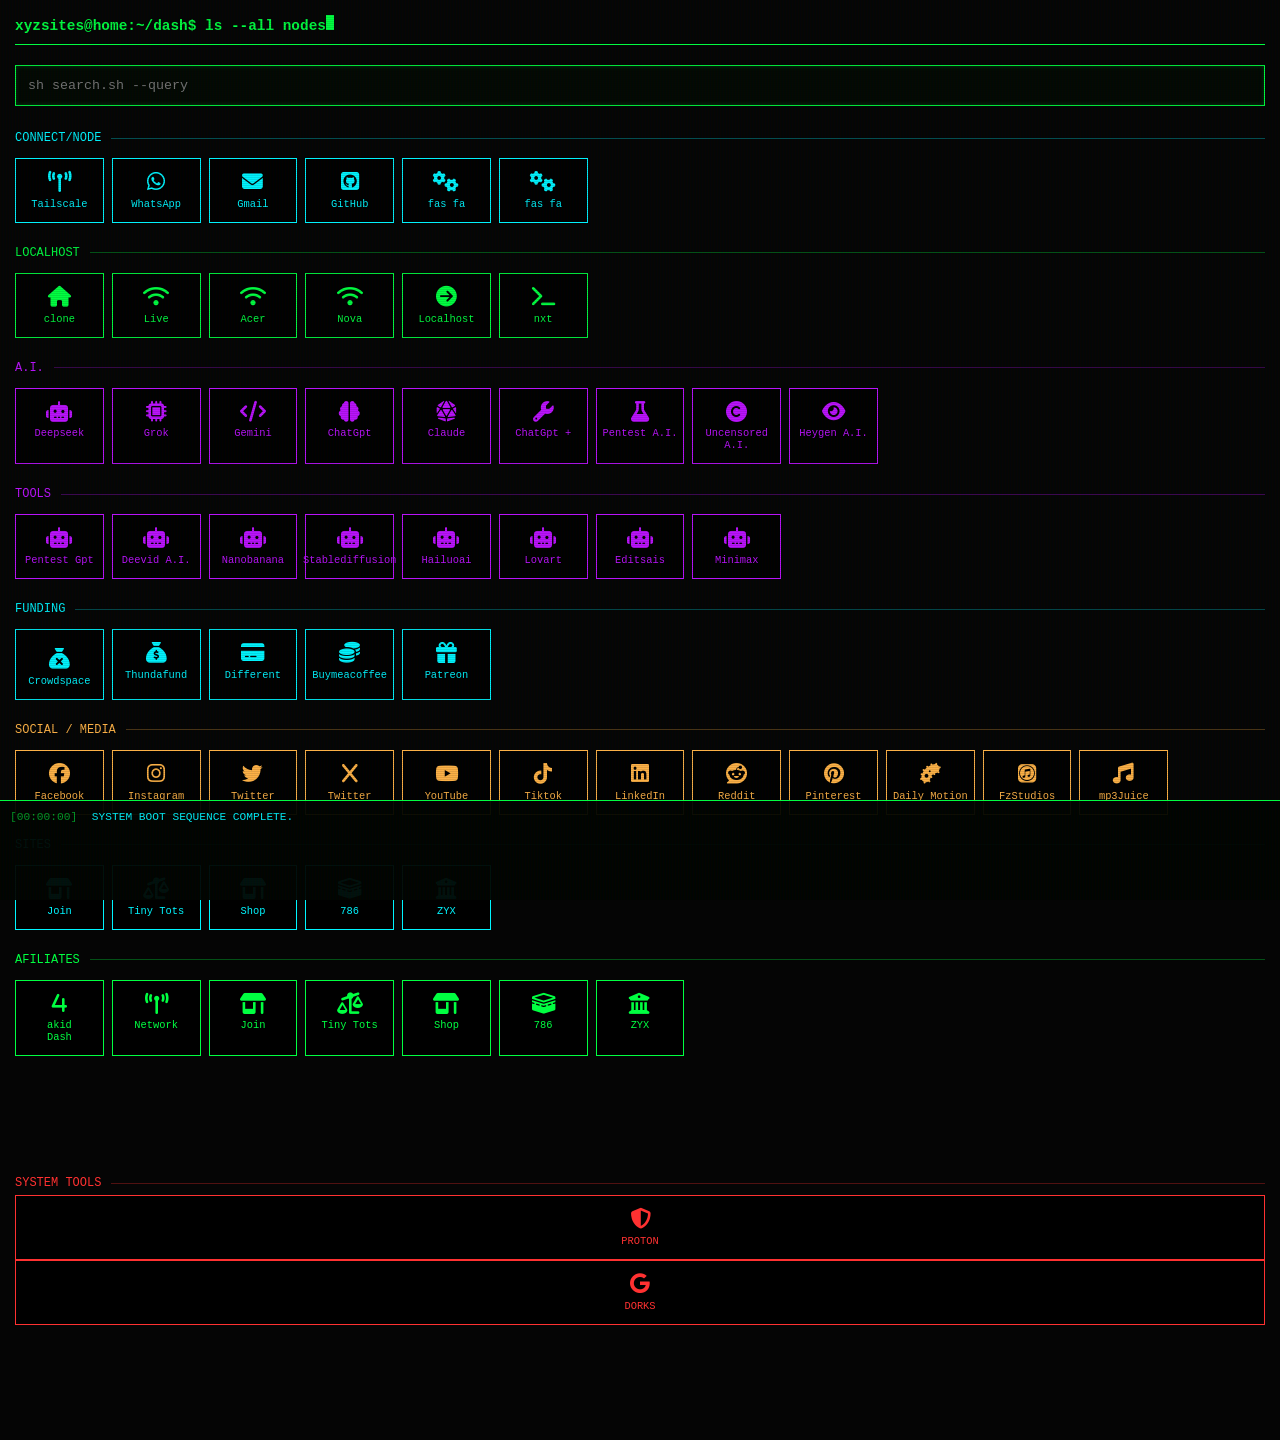
<file: home/dash/index.html>
<!DOCTYPE html>
<html lang="en">
<head>
    <meta charset="UTF-8">
    <meta name="viewport" content="width=device-width, initial-scale=1.0">
    <link rel="stylesheet" href="https://cdnjs.cloudflare.com/ajax/libs/font-awesome/6.4.0/css/all.min.css">
    <link rel="stylesheet" href="index.css">

	<link rel="icon" type="image/x-icon" href="psa1.jpeg">
    <title> dash </title>

    <style>
    </style>

</head>
<body>

    <header>
        <div class="prompt">xyzsites@home:~/dash$ <span id="cmdText">initializing...</span><span class="cursor"></span></div>
    </header>

    <input type="text" id="searchInput" placeholder="sh search.sh --query" autocomplete="off">

    <div class="dashboard" id="dashContainer">
<!---------------------------------------------------------------------->

<div class="cat-header neon-cyan"> connect/node  </div>

 <a href="https://tailscale.com" target="_blank" class="tile neon-cyan" data-name="tailscale">
  <i class="fas fa-broadcast-tower"></i>
  <span class="label"> Tailscale </span>
 </a>

 <a href="https://web.whatsapp.com" target="_blank" class="tile neon-cyan" data-name="whatsapp">
  <i class="fab fa-whatsapp"></i>
  <span class="label">WhatsApp</span>
 </a>

 <a href="https://gmail.com" target="_blank" class="tile neon-cyan" data-name="gmail">
  <i class="fas fa-envelope"></i>
  <span class="label">Gmail</span>
 </a>

 <a href="https://github.com" target="_blank" class="tile neon-cyan" data-name="github">
  <i class="fab fa-github-square"></i>
  </i><span class="label">GitHub</span>
 </a>
		
 <a href="https://muffingroup.com/betheme/elements/icons/" target="_blank" class="tile neon-cyan" data-name="fas fa">
  <i class="fas fa-cogs"></i>
  <span class="label">fas fa</span>
 </a>

 <a href="https://astronautweb.co/snippet/font-awesome" target="_blank" class="tile neon-cyan" data-name="fas fa">
  <i class="fas fa-cogs"></i>
  <span class="label">fas fa</span>
 </a>

<div class="cat-header neon-green">Localhost</div>

 <a href="https://xyzsites.github.io/iqra/home/dash/" target="_blank" class="tile neon-green" data-name="clone">
  <i class="fas fa-home"></i>
  <span>clone</span>
 </a>

 <a href="http://192.168.0.5/" target="_blank" class="tile neon-green" data-name="live">
  <i class="fas fa-wifi"></i>
  <span class="label">Live</span>
 </a>

 <a href="http://192.168.0.25/" target="_blank" class="tile neon-green" data-name="acer">
  <i class="fas fa-wifi"></i>
  <span class="label">Acer</span>
 </a>


 <a href="http://192.168.0.16:8000/" target="_blank" class="tile neon-green" data-name="nova">
  <i class="fas fa-wifi"></i>
  <span class="label">Nova</span>
 </a>

 <a href="http://127.0.0.1:8000" target="_blank" class="tile neon-green" data-name="localhost">
  <i class="fas fa-arrow-circle-right"></i>
  <span class="label">Localhost</span>
 </a>

 <a href="#" class="tile neon-green" data-name="nxt">
  <i class="fas fa-terminal"></i>
  <span>nxt</span>
 </a>

<!---------------------------------------------------------------------->
<!---------------------------------------------------------------------->

<div class="cat-header neon-purple">A.I.</div>

 <a href="https://chat.deepseek.com" target="_blank" class="tile neon-purple" data-name="deepseek">
  <i class="fas fa-robot"></i>
  <span class="label">Deepseek</span>
 </a>

 <a href="https://grok.com" target="_blank" class="tile neon-purple" data-name="grok">
  <i class="fas fa-microchip"></i>
  <span class="label">Grok</span>
 </a>

 <a href="https://gemini.google.com" target="_blank" class="tile neon-purple" data-name="gemini">
  <i class="fas fa-code"></i>
  <span class="label">Gemini</span>
 </a>
          
 <a href="https://chatgpt.com/" target="_blank" class="tile neon-purple" data-name="chatgpt">
  <i class="fas fa-brain"></i>
  <span class="label">ChatGpt</span>
 </a>

 <a href="https://claude.ai/" target="_blank" class="tile neon-purple" data-name="claude">
  <i class="fas fa-dice-d20"></i>
  <span class="label">Claude</span>
 </a>

 <a href="https://chatgptplus.cn/" target="_blank" class="tile neon-purple" data-name="chatgpt">
  <i class="fas fa-wrench"></i>
  <span class="label">ChatGpt + </span>
 </a>

 <a href="https://hackerai.co/" target="_blank" class="tile neon-purple" data-name="hackerai">
  <i class="fas fa-flask"></i>
  <span class="label">Pentest A.I. </span>
 </a>

 <a href="https://uncensored.com/" target="_blank" class="tile neon-purple" data-name="uncensoredai">
  <i class="fas fa-copyright"></i>
  <span class="label">Uncensored A.I. </span>
 </a>

 <a href="https://app.heygen.com/" target="_blank" class="tile neon-purple" data-name="heygen">
  <i class="fas fa-eye"></i>
  <span class="label">Heygen A.I. </span>
 </a>

<div class="cat-header neon-purple">Tools</div>

 <a href="https://pentestgpt.com/" target="_blank" class="tile neon-purple" data-name="pentest">
  <i class="fas fa-robot"></i>
  <span class="label">Pentest Gpt</span>
 </a>

 <a href="https://deevid.ai/" target="_blank" class="tile neon-purple" data-name="deevid">
  <i class="fas fa-robot"></i>
  <span class="label">Deevid A.I.</span>
 </a>

 <a href="https://nanobanana.io/" target="_blank" class="tile neon-purple" data-name="nanobanana">
  <i class="fas fa-robot"></i>
  <span class="label">Nanobanana</span>
 </a>

 <a href="https://stablediffusion.com/" target="_blank" class="tile neon-purple" data-name="stablediffusion">
  <i class="fas fa-robot"></i>
  <span class="label">Stablediffusion</span>
 </a>

 <a href="https://hailuoai.video/" target="_blank" class="tile neon-purple" data-name="hailuoai">
  <i class="fas fa-robot"></i>
  <span class="label">Hailuoai</span>
 </a>

 <a href="https://lovart.ai/" target="_blank" class="tile neon-purple" data-name="lovart">
  <i class="fas fa-robot"></i>
  <span class="label">Lovart</span>
 </a>

 <a href="https://editsais.com/" target="_blank" class="tile neon-purple" data-name="editsais">
  <i class="fas fa-robot"></i>
  <span class="label">Editsais</span>
 </a>

 <a href="https://minimax.io/" target="_blank" class="tile neon-purple" data-name="minimax">
  <i class="fas fa-robot"></i>
  <span class="label">Minimax</span>
 </a>

<!---------------------------------------------------------------------->

<div class="cat-header neon-cyan">Funding</div>
 <a href="https://thecrowdspace.com/" target="_blank" class="tile neon-cyan" data-name="crowdspace">
  <i class="fa-solid fa-hand-holding-circle-dollar"></i><i class="fa-solid fa-sack-xmark"></i>
  <span class="label">Crowdspace</span>
 </a>

 <a href="https://thundafund.africa/" target="_blank" class="tile neon-cyan" data-name="thundafund">
  <i class="fa-solid fa-sack-dollar"></i>
  <span class="label">Thundafund</span>
 </a>

 <a href="https://different.org/" target="_blank" class="tile neon-cyan" data-name="different">
  <i class="fa-solid fa-credit-card"></i>
  <span class="label">Different</span>
 </a>

 <a href="https://buymeacoffee.com/xyzsites/" target="_blank" class="tile neon-cyan" data-name="buymeacoffee">
  <i class="fa-solid fa-coins"></i>
  <span class="label">Buymeacoffee</span>
 </a>

 <a href="https://www.patreon.com/xyzsites/" target="_blank" class="tile neon-cyan" data-name="patreon">
  <i class="fa-solid fa-gift"></i>
  <span class="label">Patreon</span>
 </a>

<div class="cat-header neon-peach">Social / Media</div>


 <a href="https://facebook.com" target="_blank" class="tile neon-peach" data-name="facebook">
  <i class="fab fa-facebook"></i>
  <span class="label">Facebook</span>
 </a>


 <a href="https://instagram.com" target="_blank" class="tile neon-peach" data-name="instagram">
  <i class="fab fa-instagram"></i>
  <span class="label">Instagram</span>
 </a>

 <a href="https://twitter.com" target="_blank" class="tile neon-peach" data-name="twitter">
  <i class="fab fa-twitter"></i>
  <span class="label">Twitter</span>
 </a>

 <a href="https://x.com" target="_blank" class="tile neon-peach" data-name="twitter x">
  <i class="fab fa-x"></i>
  <span class="label">Twitter</span>
 </a>

 <a href="https://youtube.com" target="_blank" class="tile neon-peach" data-name="youtube">
  <i class="fab fa-youtube"></i>
  <span class="label">YouTube</span>
 </a>

 <a href="https://www.tiktok.com" target="_blank" class="tile neon-peach" data-name="tiktok">
  <i class="fab fa-tiktok"></i>
  <span class="label">Tiktok</span>
 </a>

 <a href="https://linkedin.com" target="_blank" class="tile neon-peach" data-name="linkedin">
  <i class="fab fa-linkedin"></i>
  <span class="label">LinkedIn</span>
  </a>
            
 <a href="https://reddit.com" target="_blank" class="tile neon-peach" data-name="reddit">
  <i class="fab fa-reddit"></i>
  <span class="label">Reddit</span>
 </a>
            
 <a href="https://pinterest.com" target="_blank" class="tile neon-peach" data-name="pinterest">
  <i class="fab fa-pinterest"></i>
  <span class="label">Pinterest</span>
 </a>

 <a href="https://www.dailymotion.com/" target="_blank" class="tile neon-peach" data-name="daily motion">
  <i class="fas fa-bacterium"></i>
  <span class="label">Daily Motion</span>
 </a>

 <a href="https://fzstudios.app/" target="_blank" class="tile neon-peach" data-name="fzstudios">
  <i class="fab fa-itunes"></i>
  <span class="label">FzStudios</span>
 </a>
            
 <a href="https://v3.mp3juice.za.com/" target="_blank" class="tile neon-peach" data-name="mp31">
  <i class="fas fa-music"></i>
  <span class="label">mp3Juice</span>
 </a>
<!---------------------------------------------------------------------->

<div class="cat-header neon-cyan">Sites</div>

 <a href="https://xyzsites.github.io/join" target="_blank" class="tile neon-cyan" data-name="shop">
  <i class="fas fa-shop"></i>
  <span class="label">Join</span>
 </a>

 <a href="https://xyzsites.github.io/tinytots" target="_blank" class="tile neon-cyan" data-name="tiny">
  <i class="fas fa-balance-scale-left"></i>
  <span class="label">Tiny Tots</span>
 </a>

 <a href="https://xyzsites.github.io/shop" target="_blank" class="tile neon-cyan" data-name="shop">
  <i class="fas fa-shop"></i>
  <span class="label">Shop</span>
 </a>

 <a href="https://xyzsites.github.io/786" target="_blank" class="tile neon-cyan" data-name="786">
  <i class="fas fa-kaaba"></i>
  <span class="label">786</span>
 </a>

 <a href="https://zyxsites.github.io/home" target="_blank" class="tile neon-cyan" data-name="zyx">
  <i class="fas fa-university"></i>
  <span class="label">ZYX</span>
 </a>

<!----------------------------------->

<div class="cat-header neon-green">Afiliates</div>            

 <a href="https://affiliate.4akid.co.za/" target="_blank" class="tile neon-green" data-name="4akid">
  <i class="fas fa-4"></i>
  <span class="label">akid<br>Dash</span>
 </a>

 <a href="https://affiliatenetwork.com/explore-campaigns" target="_blank" class="tile neon-green" data-name="network">
  <i class="fas fa-broadcast-tower"></i>
  <span class="label">Network</span>
 </a>
            
 <a href="https://xyzsites.github.io/join" target="_blank" class="tile neon-green" data-name="shop">
  <i class="fas fa-shop"></i>
  <span class="label">Join</span>
 </a>

 <a href="https://xyzsites.github.io/tinytots" target="_blank" class="tile neon-green" data-name="tiny">
  <i class="fas fa-balance-scale-left"></i>
  <span class="label">Tiny Tots</span>
 </a>

 <a href="https://xyzsites.github.io/shop" target="_blank" class="tile neon-green" data-name="shop">
  <i class="fas fa-shop"></i>
  <span class="label">Shop</span>
 </a>

 <a href="https://xyzsites.github.io/786" target="_blank" class="tile neon-green" data-name="786">
  <i class="fas fa-kaaba"></i>
  <span class="label">786</span>
 </a>

 <a href="https://zyxsites.github.io/home" target="_blank" class="tile neon-green" data-name="zyx">
  <i class="fas fa-university"></i>
  <span class="label">ZYX</span>
 </a>

<!---------------------------------------------------------------------->
</div>
<!---------------------------------------------------------------------->
 <div class="cat-header neon-red">System Tools</div>

 <a href="https://proton.me" class="tile neon-red" data-name="proton mail">
  <i class="fas fa-shield-alt"></i><span>PROTON</span>
 </a>
 <a href="dorks.html" class="tile neon-red" data-name="dorks">
  <i class="fab fa-google"></i><span>DORKS</span>
 </a>
<!---------------------------------------------------------------------->
<div style="height:100px;"></div>
<!---------------------------------------------------------------------->
<div class="log-container" id="log">
 <div class="log-entry"><span>[00:00:00]</span> SYSTEM BOOT SEQUENCE COMPLETE.</div>
</div>
<script src="index.js"></script>
<script>
</script>
</body>
</html>
</file>
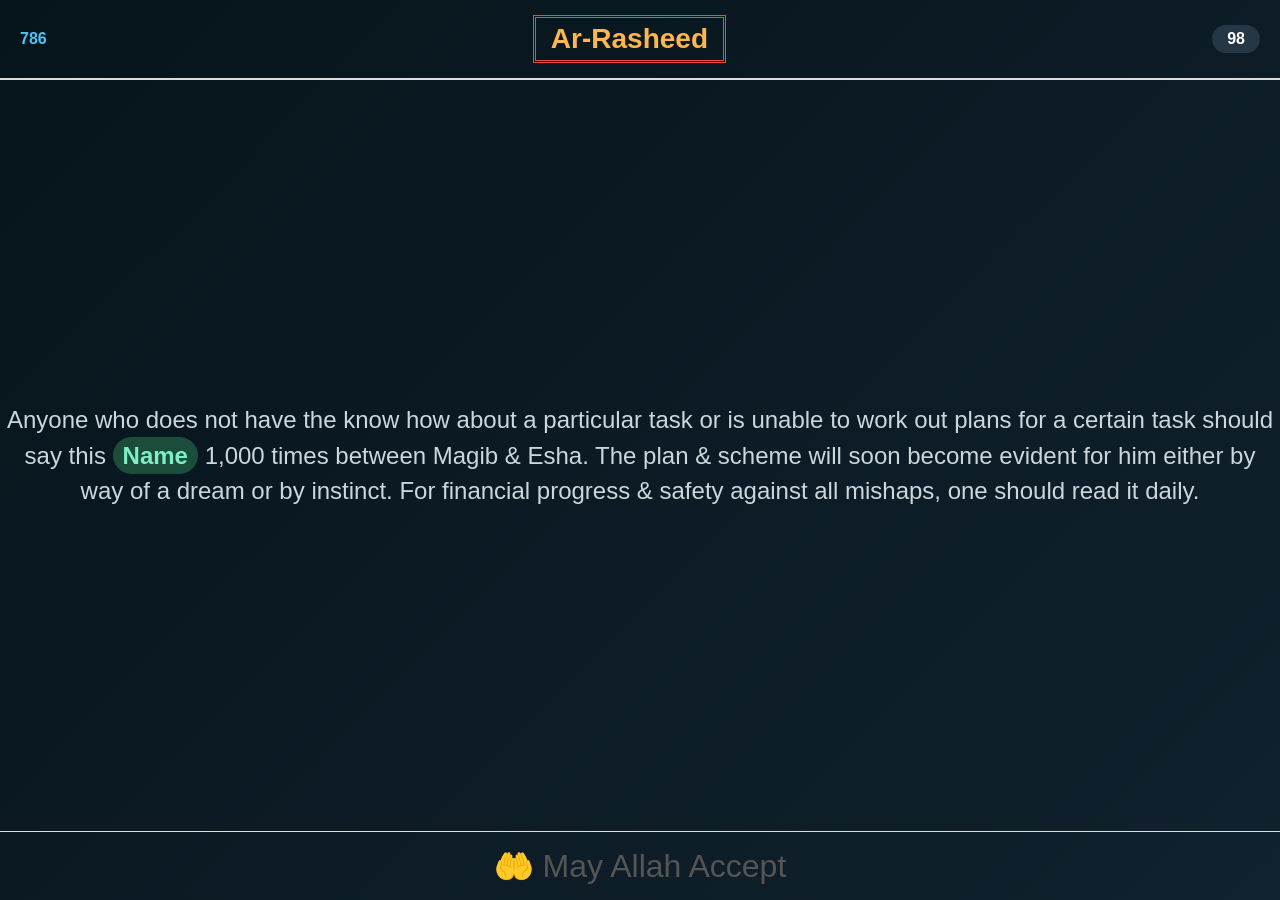
<file: 0098.html>
<!DOCTYPE html>
<html lang="en">
<head>
  <meta charset="UTF-8">
  <meta name="viewport" content="width=device-width, initial-scale=1.0, viewport-fit=cover">
  <title>99 Names</title>
  <style>
    * {
      margin: 0;
      padding: 0;
      box-sizing: border-box;
    }

    body {
/**
      background: linear-gradient(135deg, #f5f7fa 0%, #c3cfe2 100%);
**/
      background: linear-gradient(135deg, #06141b, #11212d);
      font-family: -apple-system, BlinkMacSystemFont, 'Segoe UI', Roboto, Arial, sans-serif;
      height: 100dvh;
      display: flex;
      flex-direction: column;
    }

    /* Header */
    .header-row {
      display: flex;
      justify-content: space-between;
      align-items: center;
      padding: 15px 20px;
      border-bottom: 2px solid #ddd;
    }

    .header-link {
      font-size: 16px;
      text-decoration: none;
      color: #4fc3f7;
/**
      color: #3498db;
**/
      font-weight: bold;
    }

    .name {
      font-size: 28px;
      font-weight: bold;
      color: #ffb74d;
      /**
      color: #e74c3c;
      **/
      border: 3px double #e74c3c;
      padding: 5px 15px;
    }

    .number {
      font-size: 16px;
      font-weight: bold;
      background: #253745;
      color: #ffffff;
      /**
      color: #2c3e50;
      background: #ecf0f1;
      **/
      padding: 5px 15px;
      border-radius: 25px;
    }

    .center-content {
  flex: 1;
  display: flex;
  align-items: center;
  justify-content: center;
  text-align: center;

  padding: 3px;
}

.description {
  font-size: 24px;
  line-height: 1.4;
  color: #ccd6dd;
  /**
  color: #34495e;
  **/

  max-width: 100%;
  width: 100%;

  padding: 3px;
}

    .highlight {
      font-size: 24px;
      font-weight: bold;
      background: #1c4d3a;
      color: #7ef0c4;
      /**
      color: #27ae60;
      background: #e8f8f5;
      **/
      padding: 2px 10px;
      border-radius: 20px;
      display: inline-block;
    }

    /* Footer */
    .footer {
      text-align: center;
      padding: 15px 20px;
      border-top: 1px solid #ddd;
    }

    .footer div {
      font-size: 32px;
      color: #555;
    }
  </style>
</head>
<body>

  <div class="header-row">
    <a class="header-link" href="https://radio.garden/listen/radio-786-fm-100-4/8Nn9iBqd" target="_blank">786</a>
    <span class="name">Ar-Rasheed</span>
    <span class="number">98</span>
  </div>

  <div class="center-content">
    <div class="description">
      Anyone who does not have the know how about a particular task or is
      unable to work out plans for a certain task should say this
      <span class="highlight">Name</span> 1,000 times between Magib & Esha.
      The plan & scheme will soon become evident for him either by way of a
      dream or by instinct. For financial progress & safety against all
      mishaps, one should read it daily.
    </div>
  </div>

  <div class="footer">
    <div>🤲 May Allah Accept</div>
  </div>
<script src="swipe.js"></script>
</body>
</html>
</file>
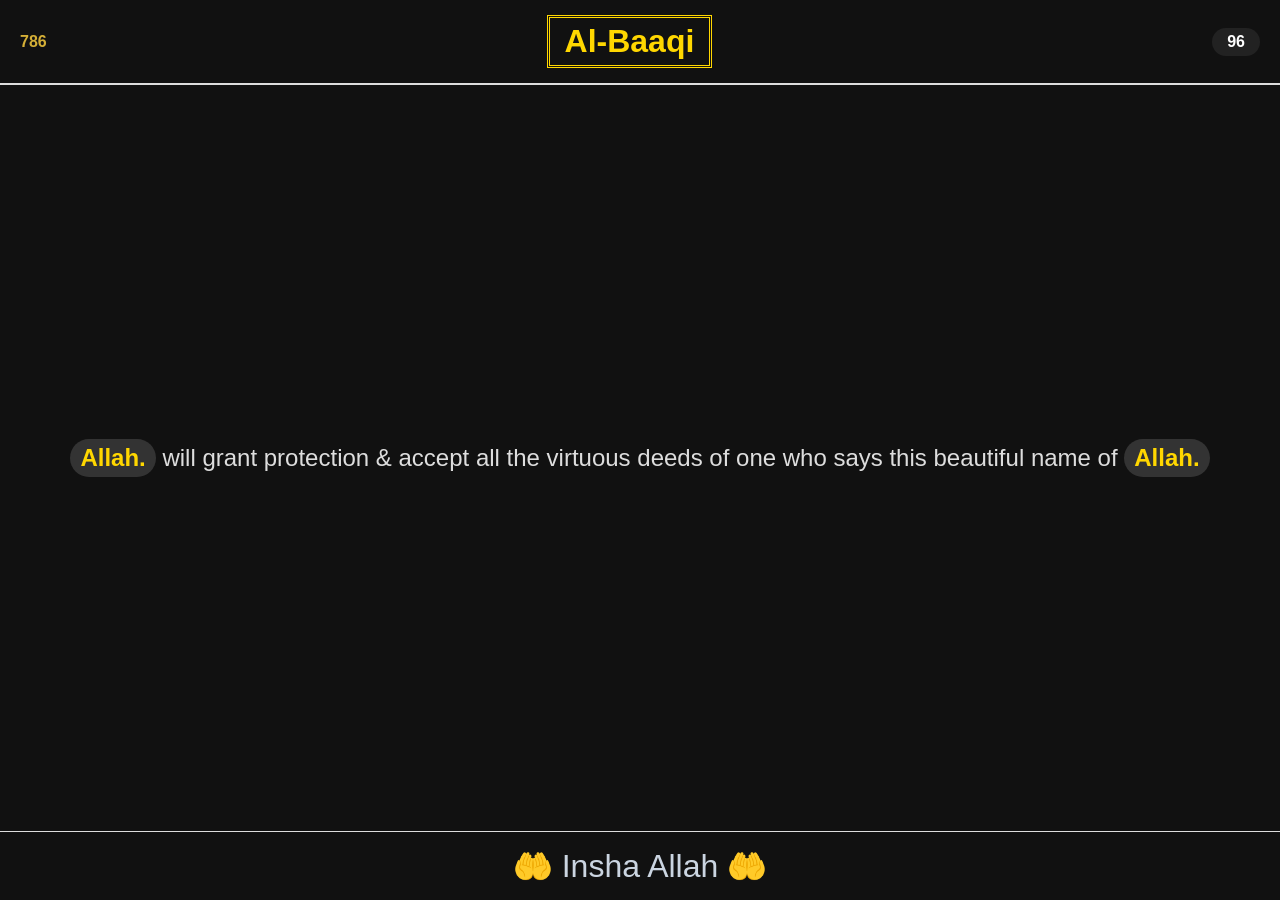
<file: 096.htm>
<!DOCTYPE html>
<html lang="en">
<head>
  <meta charset="UTF-8">
  <meta name="viewport" content="width=device-width, initial-scale=1.0, viewport-fit=cover">
  <title>99 Names</title>
  <style>
    * {
      margin: 0;
      padding: 0;
      box-sizing: border-box;
    }

    body {
      background: #111;
      color: #f8fafc;
      font-family: -apple-system, BlinkMacSystemFont, 'Segoe UI', Roboto, Arial, sans-serif;
      height: 100dvh;
      display: flex;
      flex-direction: column;
    }

    /* Header */
    .header-row {
      display: flex;
      justify-content: space-between;
      align-items: center;
      padding: 15px 20px;
      border-bottom: 2px solid #ddd;
    }

    .header-link {
      font-size: 16px;
      text-decoration: none;
      color: #d4af37;
      font-weight: bold;
    }

    .name {
      font-size: 32px;
      font-weight: bold;
      color: #ffd700;
      border: 3px double #ffd700;
      padding: 5px 15px;
    }

    .number {
      font-size: 16px;
      font-weight: bold;
      color: #fff;
      background: #222;
      padding: 5px 15px;
      border-radius: 25px;
    }

    .center-content {
  flex: 1;
  display: flex;
  align-items: center;
  justify-content: center;
  text-align: center;

  padding: 3px;
}

.description {
  font-size: 24px;
  line-height: 1.4;
  color: #ddd;

  max-width: 100%;
  width: 100%;

  padding: 3px;
}

    .highlight {
      font-size: 24px;
      font-weight: bold;
      color: #ffd700;
      background: #333;
      padding: 2px 10px;
      border-radius: 20px;
      display: inline-block;
    }

    /* Footer */
    .footer {
      text-align: center;
      padding: 15px 20px;
      border-top: 1px solid #ddd;
      color: #aaa;
    }

    .footer div {
      font-size: 32px;
      color: #cbd5e1;
    }
  </style>
</head>
<body>

  <div class="header-row">
    <a class="header-link" href="https://radio.garden/listen/radio-786-fm-100-4/8Nn9iBqd" target="_blank">786</a>
    <span class="name">Al-Baaqi</span>
    <span class="number">96</span>
  </div>

  <div class="center-content">
    <div class="description">

      <span class="highlight">Allah.</span> will grant protection & accept
      all the virtuous deeds of one who says this beautiful name of
      <span class="highlight">Allah.</span>
    </div>
  </div>

  <div class="footer">
    <div>🤲 Insha Allah 🤲</div>
  </div>
<script src="swipe.js"></script>
</body>
</html>
</file>
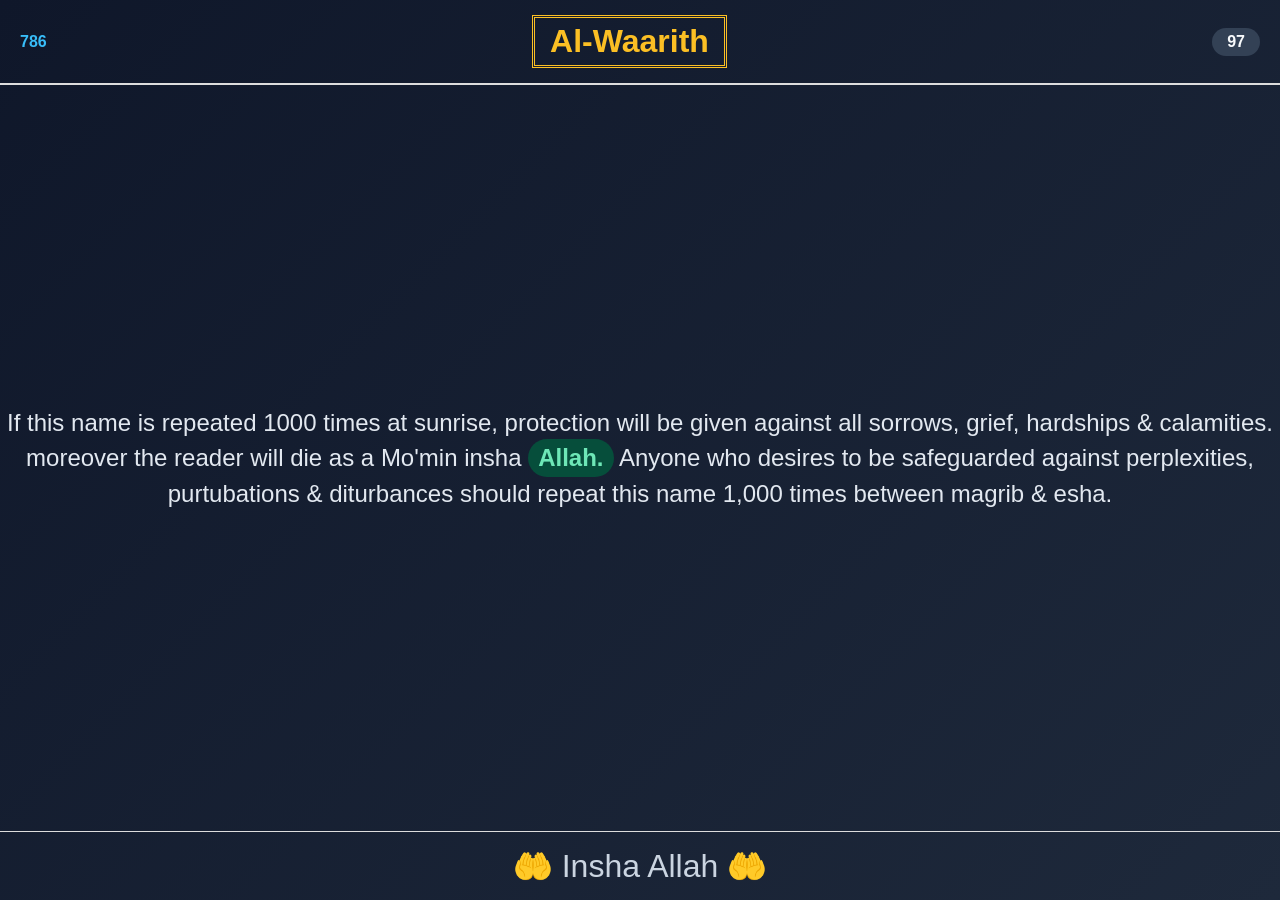
<file: 097.html>
<!DOCTYPE html>
<html lang="en">
<head>
  <meta charset="UTF-8">
  <meta name="viewport" content="width=device-width, initial-scale=1.0, viewport-fit=cover">
  <title>99 Names</title>
  <style>
    * {
      margin: 0;
      padding: 0;
      box-sizing: border-box;
    }

    body {
      background: linear-gradient(135deg, #0f172a 0%, #1e293b 100%);
      color: #f8fafc;
      font-family: -apple-system, BlinkMacSystemFont, 'Segoe UI', Roboto, Arial, sans-serif;
      height: 100dvh;
      display: flex;
      flex-direction: column;
    }

    /* Header */
    .header-row {
      display: flex;
      justify-content: space-between;
      align-items: center;
      padding: 15px 20px;
      border-bottom: 2px solid #ddd;
    }

    .header-link {
      font-size: 16px;
      text-decoration: none;
      color: #38bdf8;
      font-weight: bold;
    }

    .name {
      font-size: 32px;
      font-weight: bold;
      color: #fbbf24;
      border: 3px double #fbbf24;
      padding: 5px 15px;
    }

    .number {
      font-size: 16px;
      font-weight: bold;
      color: #f8fafc;
      background: #334155;
      padding: 5px 15px;
      border-radius: 25px;
    }

    .center-content {
  flex: 1;
  display: flex;
  align-items: center;
  justify-content: center;
  text-align: center;

  padding: 3px;
}

.description {
  font-size: 24px;
  line-height: 1.4;
  color: #e2e8f0;

  max-width: 100%;
  width: 100%;

  padding: 3px;
}

    .highlight {
      font-size: 24px;
      font-weight: bold;
      color: #6ee7b7;
      background: #064e3b;
      padding: 2px 10px;
      border-radius: 20px;
      display: inline-block;
    }

    /* Footer */
    .footer {
      text-align: center;
      padding: 15px 20px;
      border-top: 1px solid #ddd;
    }

    .footer div {
      font-size: 32px;
      color: #cbd5e1;
    }
  </style>
</head>
<body>

  <div class="header-row">
    <a class="header-link" href="https://radio.garden/listen/radio-786-fm-100-4/8Nn9iBqd" target="_blank">786</a>
    <span class="name">Al-Waarith</span>
    <span class="number">97</span>
  </div>

  <div class="center-content">
    <div class="description">
      If this name is repeated 1000 times at sunrise, protection will be
      given against all sorrows, grief, hardships & calamities. moreover
      the reader will die as a Mo'min insha <span class="highlight">Allah.</span>
      Anyone who desires to be safeguarded against perplexities, purtubations
      & diturbances should repeat this name 1,000 times between magrib & esha.
    </div>
  </div>

  <div class="footer">
    <div>🤲 Insha Allah 🤲</div>
  </div>
<script src="swipe.js"></script>
</body>
</html>
</file>
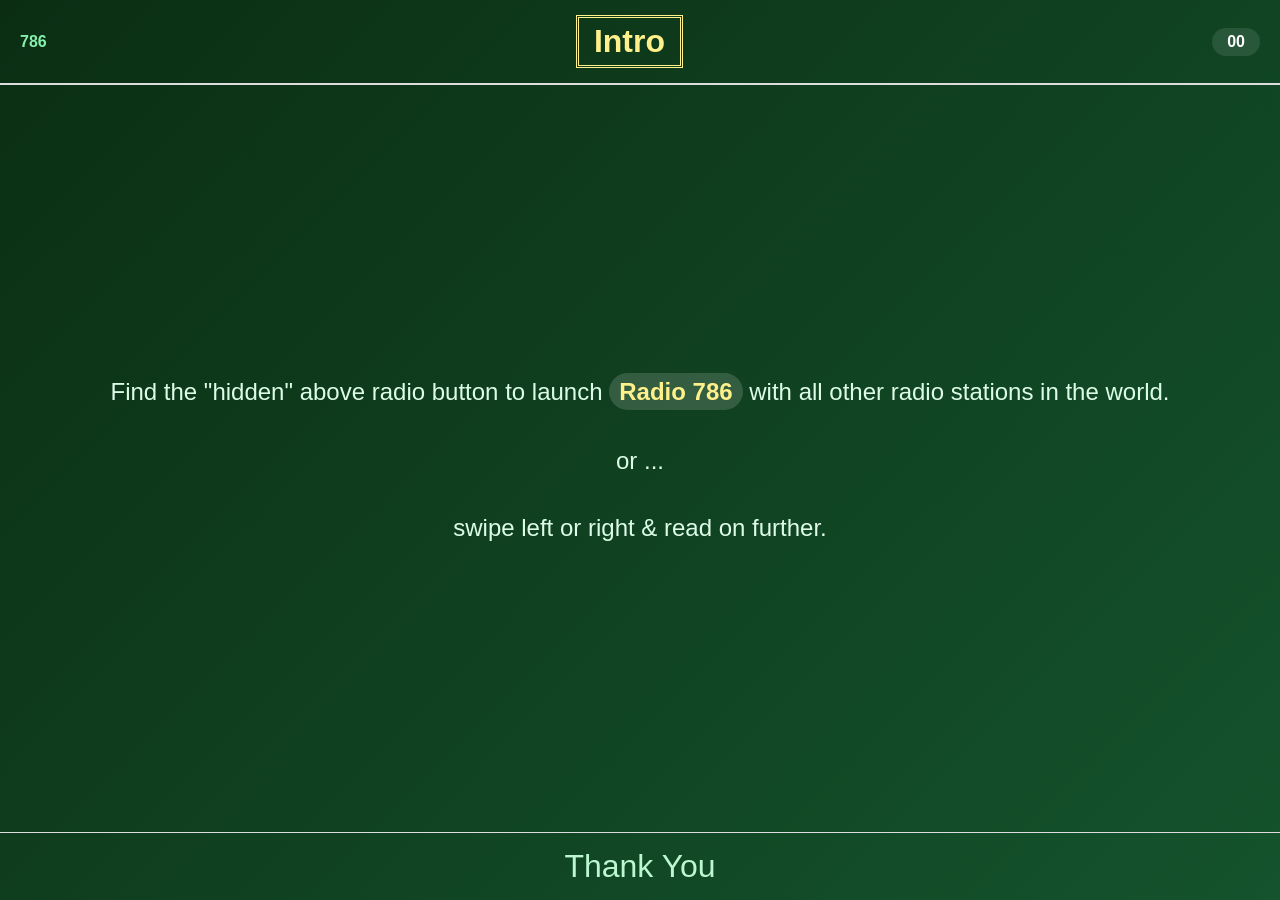
<file: 100.html>
<!DOCTYPE html>
<html lang="en">
<head>
  <meta charset="UTF-8">
  <meta name="viewport" content="width=device-width, initial-scale=1.0, viewport-fit=cover">
  <title>99 Names</title>
  <style>
    * {
      margin: 0;
      padding: 0;
      box-sizing: border-box;
    }

    body {
      background: linear-gradient(135deg, #0b2e13, #14532d);
      font-family: -apple-system, BlinkMacSystemFont, 'Segoe UI', Roboto, Arial, sans-serif;
      height: 100dvh;
      display: flex;
      flex-direction: column;
    }

    /* Header */
    .header-row {
      display: flex;
      justify-content: space-between;
      align-items: center;
      padding: 15px 20px;
      border-bottom: 2px solid #ddd;
    }

    .header-link {
      font-size: 16px;
      text-decoration: none;
      color: #86efac;
      font-weight: bold;
    }

    .name {
      font-size: 32px;
      font-weight: bold;
      color: #fef08a;
      border: 3px double #fef08a;
      padding: 5px 15px;
    }

    .number {
      font-size: 16px;
      font-weight: bold;
      color: #fff;
      background: rgba(255,255,255,0.1);
      padding: 5px 15px;
      border-radius: 25px;
    }

    .center-content {
  flex: 1;
  display: flex;
  align-items: center;
  justify-content: center;
  text-align: center;

  padding: 3px;
}

.description {
  font-size: 24px;
  line-height: 1.4;
  color: #dcfce7;

  max-width: 100%;
  width: 100%;

  padding: 3px;
}

    .highlight {
      font-size: 24px;
      font-weight: bold;
      color: #fef08a;
      background: rgba(255,255,255,0.15);
      padding: 2px 10px;
      border-radius: 20px;
      display: inline-block;
    }

    /* Footer */
    .footer {
      text-align: center;
      padding: 15px 20px;
      border-top: 1px solid #ddd;
    }

    .footer div {
      font-size: 32px;
      color: #bbf7d0;
    }
  </style>
</head>
<body>

  <div class="header-row">
    <a class="header-link" href="https://radio.garden/listen/radio-786-fm-100-4/8Nn9iBqd" target="_blank">786</a>
    <span class="name">Intro</span>
    <span class="number">00</span>
  </div>

  <div class="center-content">
    <div class="description">
      Find the "hidden" above radio button to launch
      <span class="highlight">Radio 786</span>
      with all other radio stations in the world.<br><br>
      or ...<br><br>
      swipe left or right & read on further.

    </div>
  </div>

  <div class="footer">
    <div><!--🤲 Insha Allah 🤲-->Thank You</div>
  </div>
<script src="swipe.js"></script>
</body>
</html>
</file>
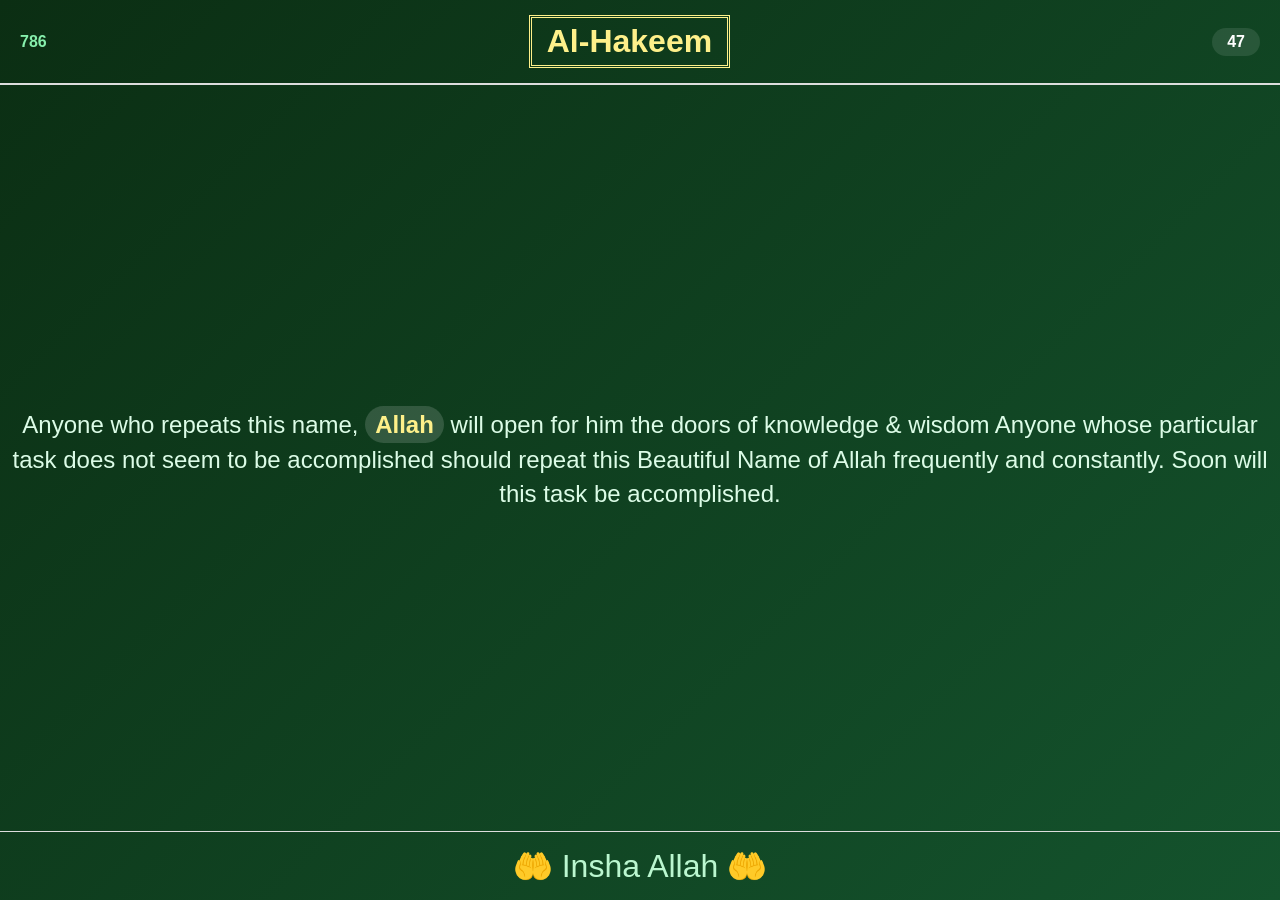
<file: 101.html>
<!DOCTYPE html>
<html lang="en">
<head>
  <meta charset="UTF-8">
  <meta name="viewport" content="width=device-width, initial-scale=1.0, viewport-fit=cover">
  <title>99 Names</title>
  <style>
    * {
      margin: 0;
      padding: 0;
      box-sizing: border-box;
    }

    body {
      background: linear-gradient(135deg, #0b2e13, #14532d);
      font-family: -apple-system, BlinkMacSystemFont, 'Segoe UI', Roboto, Arial, sans-serif;
      height: 100dvh;
      display: flex;
      flex-direction: column;
    }

    /* Header */
    .header-row {
      display: flex;
      justify-content: space-between;
      align-items: center;
      padding: 15px 20px;
      border-bottom: 2px solid #ddd;
    }

    .header-link {
      font-size: 16px;
      text-decoration: none;
      color: #86efac;
      font-weight: bold;
    }

    .name {
      font-size: 32px;
      font-weight: bold;
      color: #fef08a;
      border: 3px double #fef08a;
      padding: 5px 15px;
    }

    .number {
      font-size: 16px;
      font-weight: bold;
      color: #fff;
      background: rgba(255,255,255,0.1);
      padding: 5px 15px;
      border-radius: 25px;
    }

    .center-content {
  flex: 1;
  display: flex;
  align-items: center;
  justify-content: center;
  text-align: center;

  padding: 3px;
}

.description {
  font-size: 24px;
  line-height: 1.4;
  color: #dcfce7;

  max-width: 100%;
  width: 100%;

  padding: 3px;
}

    .highlight {
      font-size: 24px;
      font-weight: bold;
      color: #fef08a;
      background: rgba(255,255,255,0.15);
      padding: 2px 10px;
      border-radius: 20px;
      display: inline-block;
    }

    /* Footer */
    .footer {
      text-align: center;
      padding: 15px 20px;
      border-top: 1px solid #ddd;
    }

    .footer div {
      font-size: 32px;
      color: #bbf7d0;
    }
  </style>
</head>
<body>

  <div class="header-row">
    <a class="header-link" href="https://radio.garden/listen/radio-786-fm-100-4/8Nn9iBqd" target="_blank">786</a>
    <span class="name">Al-Hakeem</span>
    <span class="number">47</span>
  </div>

  <div class="center-content">
    <div class="description">
      Anyone who repeats this name,
      <span class="highlight">Allah</span>
      will open for him the doors of
      knowledge & wisdom
      Anyone whose particular task does not
      seem to be accomplished should
      repeat this Beautiful Name of
  Allah frequently and constantly.
  Soon will this task be accomplished.

    </div>
  </div>

  <div class="footer">
    <div>🤲 Insha Allah 🤲</div>
  </div>
<script src="swipe.js"></script>
</body>
</html>
</file>
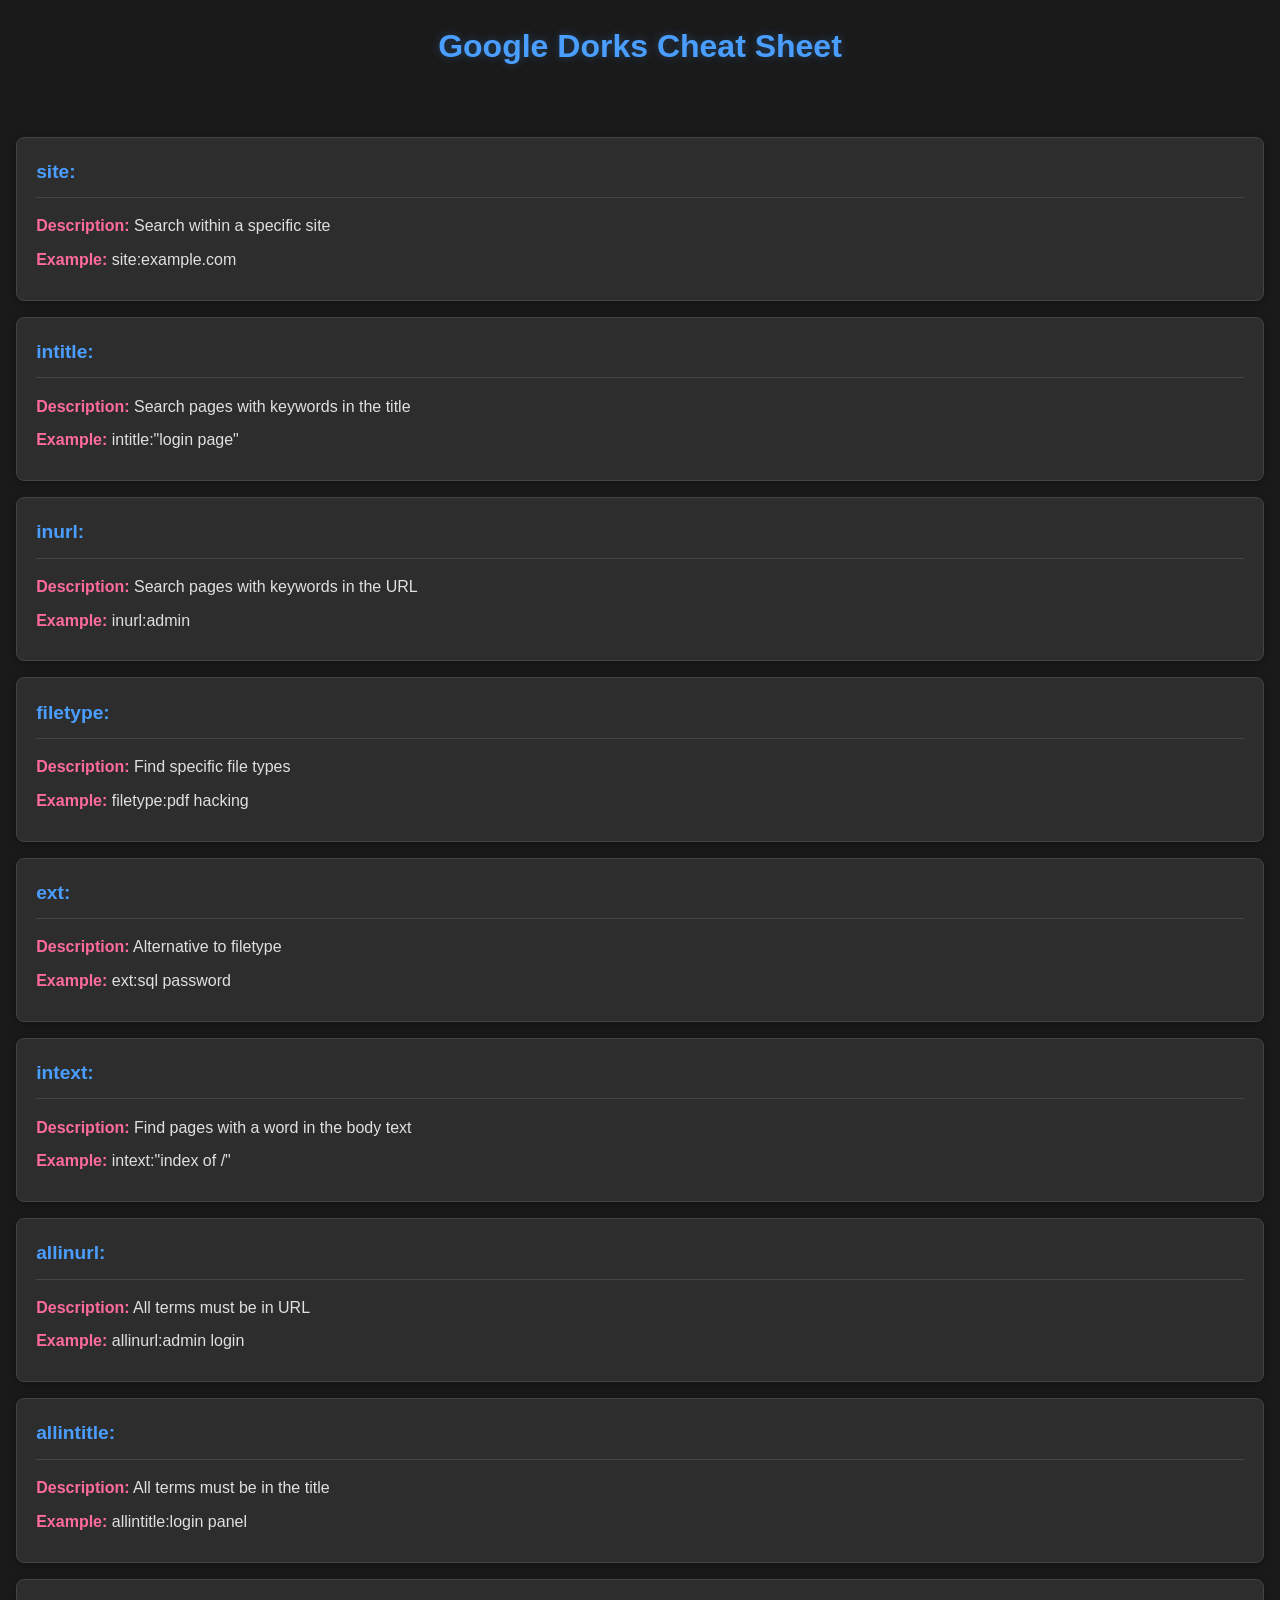
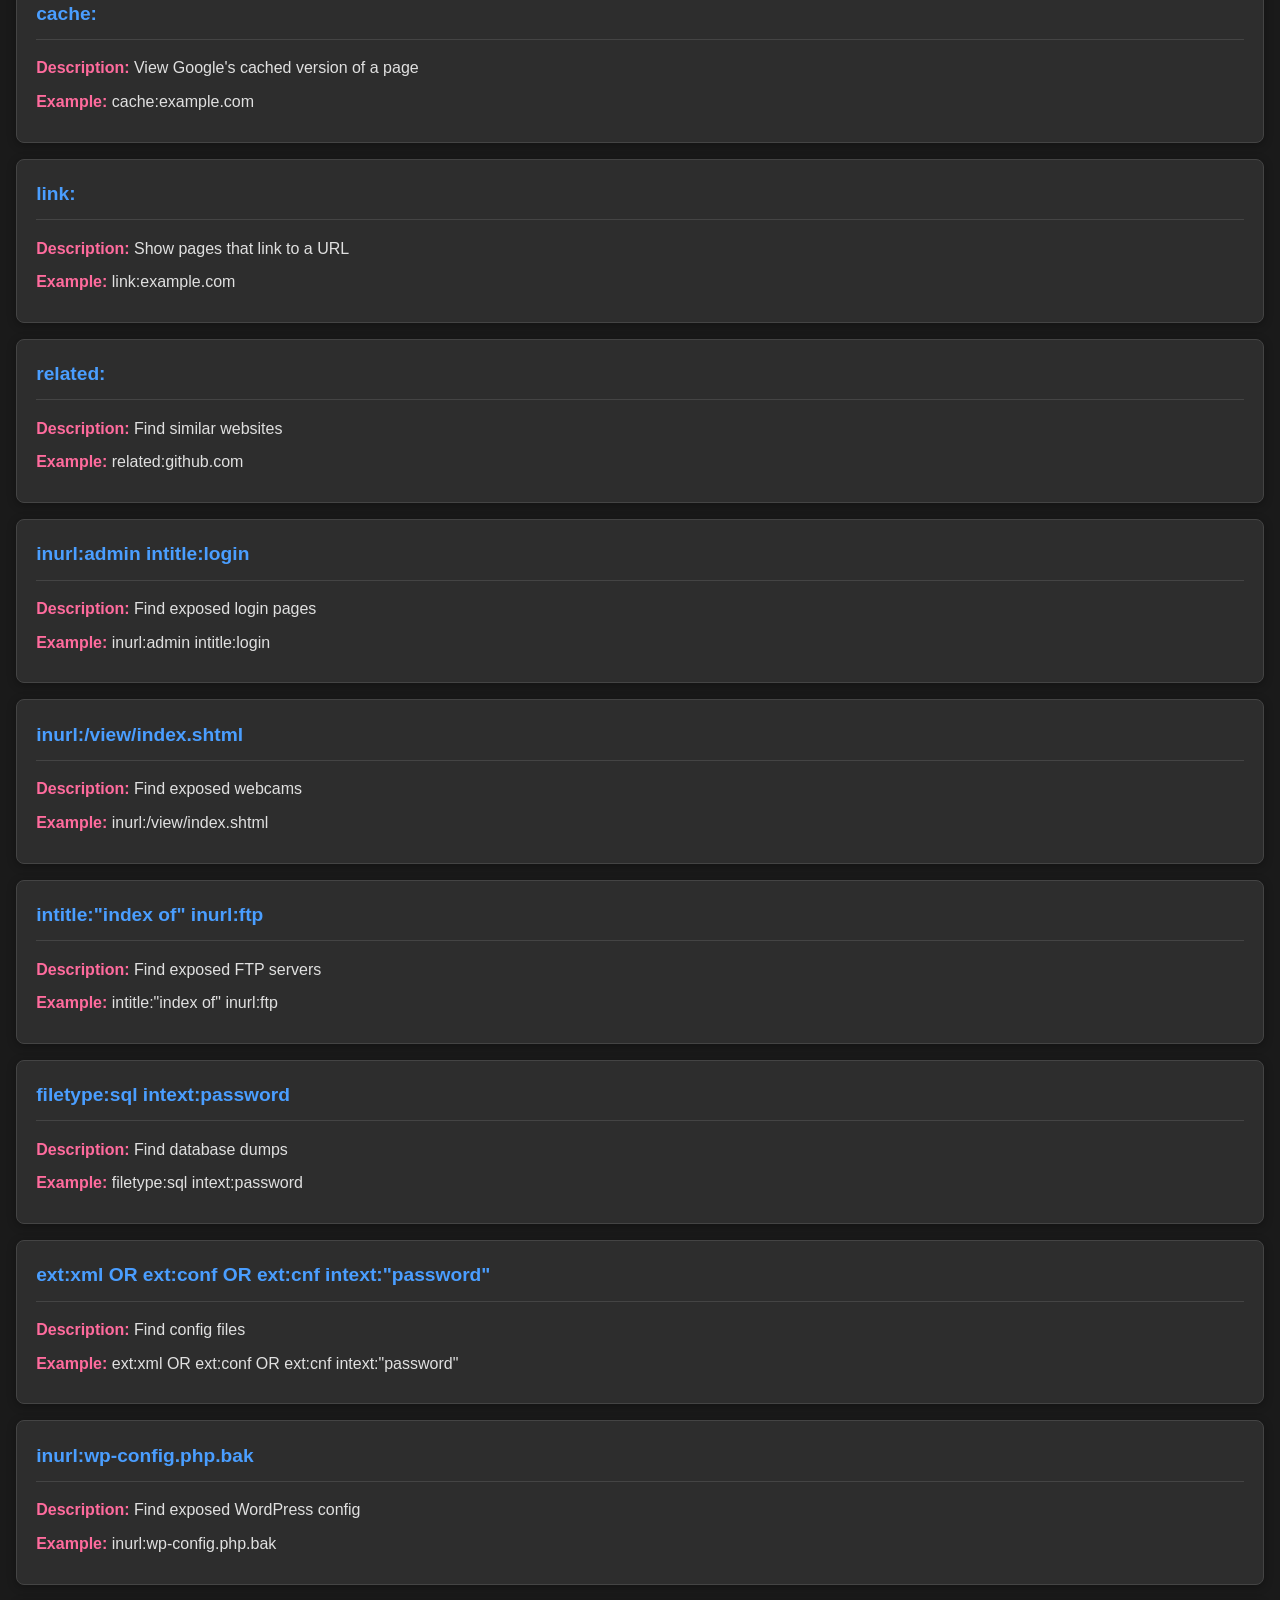
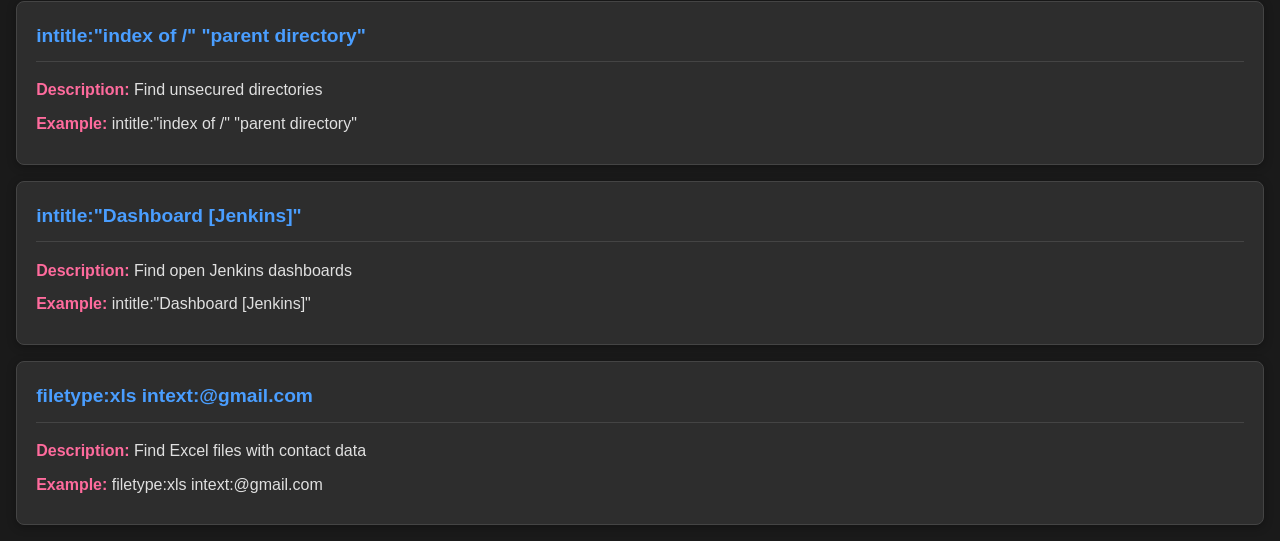
<file: home/dash/dorks.html>
<!DOCTYPE html>
<html lang="en">
<head>
    <meta charset="UTF-8">
    <meta name="viewport" content="width=device-width, initial-scale=1.0">
    <title>Google Dorks Cheat Sheet</title>
    <style>
        body {
            font-family: Arial, sans-serif;
            margin: 1em;
            background: #1a1a1a;
            color: #e0e0e0;
            line-height: 1.6;
        }
        h1 {
            text-align: center;
            color: #4a9eff;
            margin-bottom: 2em;
            text-shadow: 0 0 10px rgba(74, 158, 255, 0.3);
        }
        .dork {
            background: #2d2d2d;
            border: 1px solid #444;
            padding: 1.2em;
            margin: 1em 0;
            border-radius: 8px;
            box-shadow: 0 2px 10px rgba(0, 0, 0, 0.3);
            transition: transform 0.2s ease, box-shadow 0.2s ease;
        }
        .dork:hover {
            transform: translateY(-2px);
            box-shadow: 0 4px 15px rgba(0, 0, 0, 0.4);
            border-color: #555;
        }
        .dork h2 {
            margin: 0 0 0.8em 0;
            color: #4a9eff;
            font-size: 1.2em;
            border-bottom: 1px solid #444;
            padding-bottom: 0.5em;
        }
        .dork p {
            margin: 0.5em 0;
        }
        .dork strong {
            color: #ff6b9d;
        }
        /* Scrollbar styling for dark theme */
        ::-webkit-scrollbar {
            width: 8px;
        }
        ::-webkit-scrollbar-track {
            background: #2d2d2d;
        }
        ::-webkit-scrollbar-thumb {
            background: #555;
            border-radius: 4px;
        }
        ::-webkit-scrollbar-thumb:hover {
            background: #666;
        }
    </style>
</head>
<body>
    <h1>Google Dorks Cheat Sheet</h1>

    <div class="dork">
        <h2>site:</h2>
        <p><strong>Description:</strong> Search within a specific site</p>
        <p><strong>Example:</strong> site:example.com</p>
    </div>
    
    <div class="dork">
        <h2>intitle:</h2>
        <p><strong>Description:</strong> Search pages with keywords in the title</p>
        <p><strong>Example:</strong> intitle:"login page"</p>
    </div>
    
    <div class="dork">
        <h2>inurl:</h2>
        <p><strong>Description:</strong> Search pages with keywords in the URL</p>
        <p><strong>Example:</strong> inurl:admin</p>
    </div>
    
    <div class="dork">
        <h2>filetype:</h2>
        <p><strong>Description:</strong> Find specific file types</p>
        <p><strong>Example:</strong> filetype:pdf hacking</p>
    </div>
    
    <div class="dork">
        <h2>ext:</h2>
        <p><strong>Description:</strong> Alternative to filetype</p>
        <p><strong>Example:</strong> ext:sql password</p>
    </div>
    
    <div class="dork">
        <h2>intext:</h2>
        <p><strong>Description:</strong> Find pages with a word in the body text</p>
        <p><strong>Example:</strong> intext:"index of /"</p>
    </div>
    
    <div class="dork">
        <h2>allinurl:</h2>
        <p><strong>Description:</strong> All terms must be in URL</p>
        <p><strong>Example:</strong> allinurl:admin login</p>
    </div>
    
    <div class="dork">
        <h2>allintitle:</h2>
        <p><strong>Description:</strong> All terms must be in the title</p>
        <p><strong>Example:</strong> allintitle:login panel</p>
    </div>
    
    <div class="dork">
        <h2>cache:</h2>
        <p><strong>Description:</strong> View Google's cached version of a page</p>
        <p><strong>Example:</strong> cache:example.com</p>
    </div>
    
    <div class="dork">
        <h2>link:</h2>
        <p><strong>Description:</strong> Show pages that link to a URL</p>
        <p><strong>Example:</strong> link:example.com</p>
    </div>
    
    <div class="dork">
        <h2>related:</h2>
        <p><strong>Description:</strong> Find similar websites</p>
        <p><strong>Example:</strong> related:github.com</p>
    </div>
    
    <div class="dork">
        <h2>inurl:admin intitle:login</h2>
        <p><strong>Description:</strong> Find exposed login pages</p>
        <p><strong>Example:</strong> inurl:admin intitle:login</p>
    </div>
    
    <div class="dork">
        <h2>inurl:/view/index.shtml</h2>
        <p><strong>Description:</strong> Find exposed webcams</p>
        <p><strong>Example:</strong> inurl:/view/index.shtml</p>
    </div>
    
    <div class="dork">
        <h2>intitle:"index of" inurl:ftp</h2>
        <p><strong>Description:</strong> Find exposed FTP servers</p>
        <p><strong>Example:</strong> intitle:"index of" inurl:ftp</p>
    </div>
    
    <div class="dork">
        <h2>filetype:sql intext:password</h2>
        <p><strong>Description:</strong> Find database dumps</p>
        <p><strong>Example:</strong> filetype:sql intext:password</p>
    </div>
    
    <div class="dork">
        <h2>ext:xml OR ext:conf OR ext:cnf intext:"password"</h2>
        <p><strong>Description:</strong> Find config files</p>
        <p><strong>Example:</strong> ext:xml OR ext:conf OR ext:cnf intext:"password"</p>
    </div>
    
    <div class="dork">
        <h2>inurl:wp-config.php.bak</h2>
        <p><strong>Description:</strong> Find exposed WordPress config</p>
        <p><strong>Example:</strong> inurl:wp-config.php.bak</p>
    </div>
    
    <div class="dork">
        <h2>intitle:"index of /" "parent directory"</h2>
        <p><strong>Description:</strong> Find unsecured directories</p>
        <p><strong>Example:</strong> intitle:"index of /" "parent directory"</p>
    </div>
    
    <div class="dork">
        <h2>intitle:"Dashboard [Jenkins]"</h2>
        <p><strong>Description:</strong> Find open Jenkins dashboards</p>
        <p><strong>Example:</strong> intitle:"Dashboard [Jenkins]"</p>
    </div>
    
    <div class="dork">
        <h2>filetype:xls intext:@gmail.com</h2>
        <p><strong>Description:</strong> Find Excel files with contact data</p>
        <p><strong>Example:</strong> filetype:xls intext:@gmail.com</p>
    </div>
    
</body>
</html>
</file>
<file: home/dash/index.css>
:root {
--bg: #050505;
--green: #00ff41;
--red: #ff3131;
--purple: #bc13fe;
--peach: #ffb347;
--cyan: #00f5ff;
--font: 'Courier New', Courier, monospace;
       }

* {
margin: 0;
padding: 0;
box-sizing:
border-box;
   }

body {
background-color: var(--bg);
color: var(--green);
font-family: var(--font);
padding: 15px;
overflow-x: hidden;
      }

/* CRT Scanline Effect */
body::before {
content: " ";
display: block;
position: fixed;
top: 0;
left: 0;
bottom: 0;
right: 0;
background: linear-gradient(rgba(18, 16, 16, 0) 50%, rgba(0, 0, 0, 0.1) 50%), 
linear-gradient(90deg, rgba(255, 0, 0, 0.03), rgba(0, 255, 0, 0.01), rgba(0, 0, 255, 0.03));
z-index: 100;
background-size: 100% 2px, 3px 100%;
pointer-events: none;
              }

header { margin-bottom: 10px; border-bottom: 1px solid var(--green); padding-bottom: 10px; }
.prompt { font-size: 0.9rem; font-weight: bold; }
.cursor { display: inline-block; width: 8px; height: 15px; background: var(--green); animation: blink 1s infinite; }
@keyframes blink { 50% { opacity: 0; } }

#searchInput {
width: 100%;
background: rgba(0, 20, 0, 0.3);
border: 1px solid var(--green);
color: var(--green);
padding: 12px;
margin: 10px 0;
outline: none;
font-family: var(--font);
box-shadow: inset 0 0 5px rgba(0, 255, 65, 0.2);
              }

.dashboard {
display: grid;
grid-template-columns: repeat(auto-fill, minmax(85px, 1fr));
gap: 8px;
margin-bottom: 120px; /* Space for fixed log */
            }

.cat-header {
grid-column: 1 / -1;
margin: 15px 0 5px;
font-size: 0.75rem;
text-transform: uppercase;
display: flex;
align-items: center;
             }

.cat-header::after { content: ""; flex: 1; height: 1px; background: currentColor; margin-left: 10px; opacity: 0.3; }
.neon-green { color: var(--green); --color: var(--green); }
.neon-red { color: var(--red); --color: var(--red); }
.neon-purple { color: var(--purple); --color: var(--purple); }
.neon-peach { color: var(--peach); --color: var(--peach); }
.neon-cyan { color: var(--cyan); --color: var(--cyan); }

.tile {
border: 1px solid var(--color);
padding: 12px 5px;
text-align: center;
text-decoration: none;
font-size: 0.65rem;
transition: 0.15s;
display: flex;
flex-direction: column;
align-items: center;
gap: 6px;
background: #000;
       }

.tile i { font-size: 1.3rem; }
.tile:hover {
background: var(--color);
color: #000;
box-shadow: 0 0 15px var(--color);
transform: translateY(-2px);
             }

/* COMMAND LOG STYLE */
.log-container {
position: fixed;
bottom: 0;
left: 0;
width: 100%;
height: 100px;
background: rgba(0, 5, 0, 0.95);
border-top: 1px solid var(--green);
padding: 10px;
font-size: 0.7rem;
overflow-y: auto;
z-index: 90;
scrollbar-width: thin;
               }

.log-entry { margin-bottom: 2px; color: var(--cyan); }
.log-entry span { color: var(--green); opacity: 0.6; margin-right: 8px; }
.log-entry.warn { color: var(--red); }

/* Scrollbar */
.log-container::-webkit-scrollbar { width: 4px; }
.log-container::-webkit-scrollbar-thumb { background: var(--green); }

@media (max-width: 480px) {
.dashboard { grid-template-columns: repeat(3, 1fr); }
                           }
</file>
